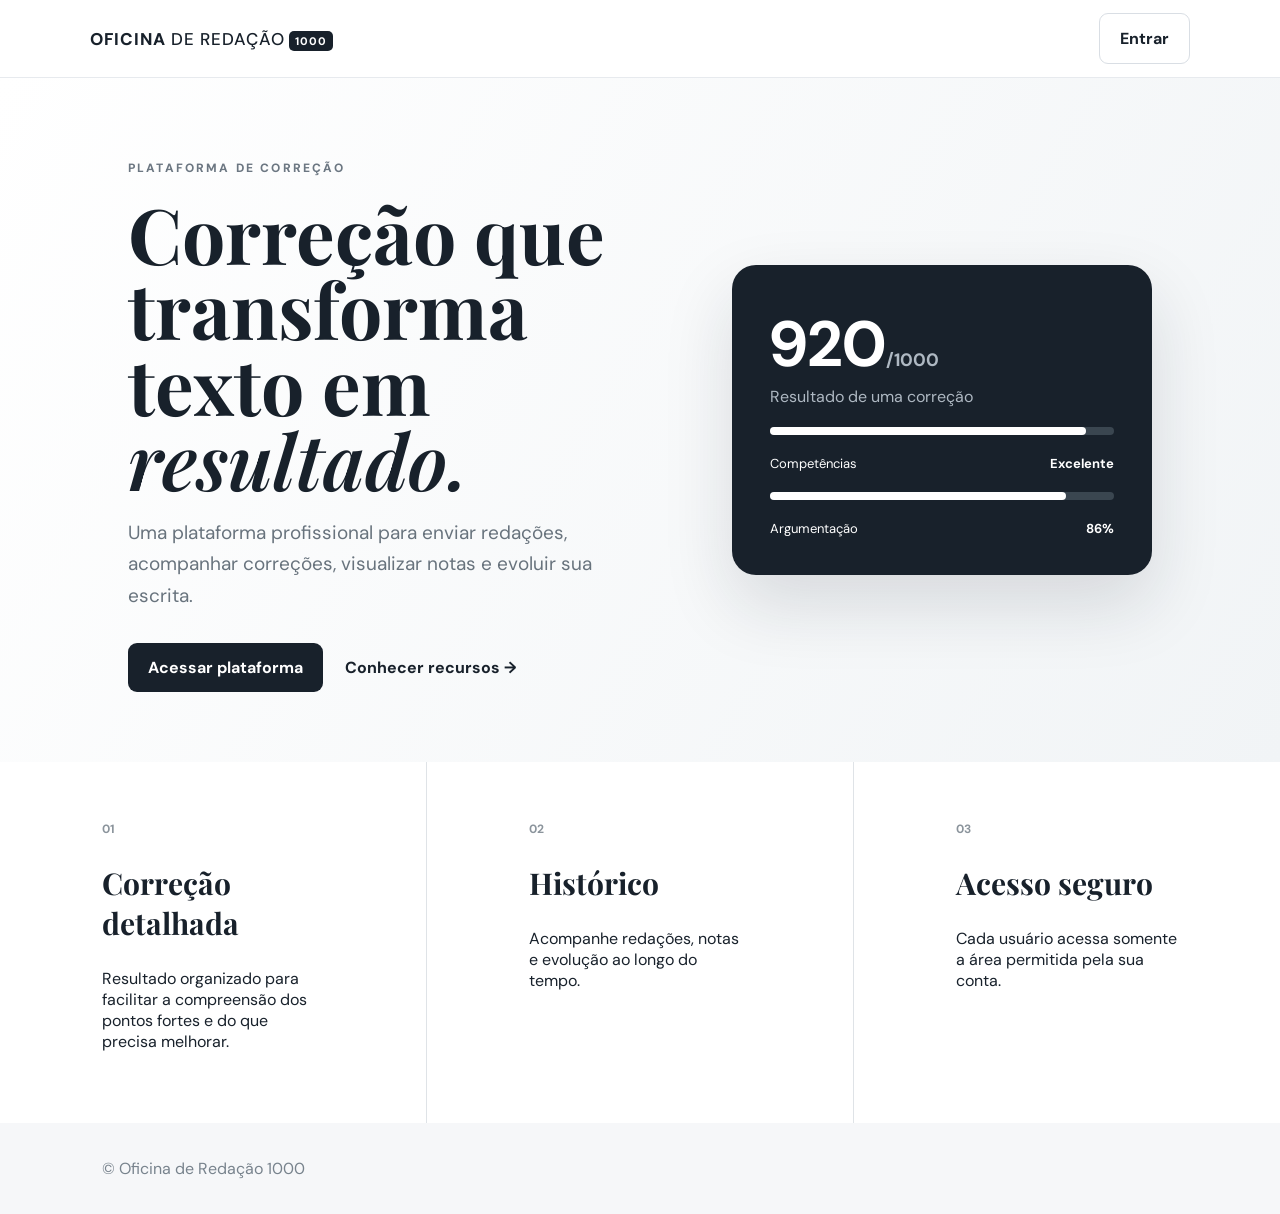
<file: index.html>
<!doctype html>
<html lang="pt-BR">
<head>
<meta charset="utf-8"><meta name="viewport" content="width=device-width,initial-scale=1">
<title>Oficina de Redação 1000</title><link rel="stylesheet" href="styles.css">
</head>
<body>
<header class="top"><div class="brand">OFICINA <span>DE REDAÇÃO</span><small>1000</small></div><a class="btn outline" href="login.html">Entrar</a></header>
<main class="hero">
<section><p class="eyebrow">PLATAFORMA DE CORREÇÃO</p><h1>Correção que transforma texto em <em>resultado.</em></h1>
<p class="lead">Uma plataforma profissional para enviar redações, acompanhar correções, visualizar notas e evoluir sua escrita.</p>
<div class="actions"><a class="btn" href="login.html">Acessar plataforma</a><a class="textlink" href="#recursos">Conhecer recursos →</a></div></section>
<div class="score-card"><div class="score">920<span>/1000</span></div><div class="muted">Resultado de uma correção</div>
<div class="bar"><i style="width:92%"></i></div><div class="mini"><span>Competências</span><strong>Excelente</strong></div>
<div class="bar"><i style="width:86%"></i></div><div class="mini"><span>Argumentação</span><strong>86%</strong></div></div>
</main>
<section id="recursos" class="features"><article><b>01</b><h2>Correção detalhada</h2><p>Resultado organizado para facilitar a compreensão dos pontos fortes e do que precisa melhorar.</p></article>
<article><b>02</b><h2>Histórico</h2><p>Acompanhe redações, notas e evolução ao longo do tempo.</p></article>
<article><b>03</b><h2>Acesso seguro</h2><p>Cada usuário acessa somente a área permitida pela sua conta.</p></article></section>
<footer>© Oficina de Redação 1000</footer>
</body></html>
</file>
<file: styles.css>
@import url('https://fonts.googleapis.com/css2?family=DM+Sans:wght@400;500;600;700&family=Playfair+Display:ital,wght@0,600;0,700;1,600&display=swap');
*{box-sizing:border-box}body{margin:0;background:#f6f7f9;color:#18212b;font-family:'DM Sans',sans-serif}a{text-decoration:none;color:inherit}.top{height:78px;display:flex;align-items:center;justify-content:space-between;padding:0 7vw;background:#fff;border-bottom:1px solid #e7eaee}.brand{font-weight:800;letter-spacing:.06em;font-size:17px}.brand span{font-weight:500}.brand small{background:#18212b;color:#fff;padding:3px 6px;border-radius:5px;margin-left:4px;font-size:11px}.btn{display:inline-block;border:0;background:#18212b;color:#fff;padding:14px 20px;border-radius:9px;font-weight:700;cursor:pointer}.btn.outline{background:#fff;color:#18212b;border:1px solid #d9dee4}.full{width:100%}.hero{min-height:590px;display:grid;grid-template-columns:1.1fr .9fr;gap:7vw;align-items:center;padding:70px 10vw;background:linear-gradient(120deg,#fff 0%,#f1f4f6 100%)}.eyebrow{font-size:12px;font-weight:800;letter-spacing:.18em;color:#6c7782}.hero h1{font-family:'Playfair Display';font-size:clamp(46px,6vw,82px);line-height:.98;margin:20px 0}.hero h1 em{font-weight:600}.lead{font-size:19px;line-height:1.65;max-width:600px;color:#68737d}.actions{display:flex;gap:22px;align-items:center;margin-top:32px}.textlink{font-weight:700}.score-card{background:#18212b;color:white;border-radius:24px;padding:38px;box-shadow:0 30px 70px #18212b22}.score{font-size:64px;font-weight:700}.score span{font-size:18px;color:#aeb8c2}.muted{color:#78838d}.score-card .muted{color:#aeb8c2}.bar{height:8px;background:#3a4650;border-radius:9px;margin:20px 0}.bar i{display:block;height:100%;background:#fff;border-radius:9px}.mini{display:flex;justify-content:space-between;font-size:13px}.features{display:grid;grid-template-columns:repeat(3,1fr);gap:1px;background:#dfe3e7}.features article{background:#fff;padding:55px 8vw;min-height:240px}.features b{font-size:12px;color:#8b949c}.features h2{font-family:'Playfair Display';font-size:30px}footer{padding:35px 8vw;color:#78838d}.auth{min-height:100vh;display:grid;place-items:center;background:#f1f3f5}.authbox{background:#fff;width:min(440px,92vw);padding:40px;border-radius:20px;box-shadow:0 20px 70px #18212b12}.authbox h1{font-family:'Playfair Display';font-size:38px}label{display:block;font-size:13px;font-weight:700;margin:16px 0}input,textarea{display:block;width:100%;margin-top:7px;border:1px solid #d9dee4;border-radius:9px;padding:13px;font:inherit;background:#fff}.small{font-size:13px}.msg{margin-top:12px;color:#53606b}.side{position:fixed;inset:0 auto 0 0;width:245px;background:#18212b;color:#fff;padding:30px 22px;display:flex;flex-direction:column}.side .brand{margin-bottom:45px}.side nav{display:grid;gap:7px}.side nav a{padding:12px;border-radius:8px;color:#b9c2ca}.side nav a.active,.side nav a:hover{background:#2a3641;color:#fff}.logout{margin-top:auto;background:none;color:#fff;border:1px solid #42505b;padding:11px;border-radius:8px}.dash{margin-left:245px;padding:55px 6vw;max-width:1400px}.dash header{display:flex;justify-content:space-between;align-items:center;margin-bottom:30px}.dash h1{font-family:'Playfair Display';font-size:46px;margin:5px 0}.pill{padding:8px 12px;border-radius:20px;background:#e9edf0}.cards{display:grid;grid-template-columns:repeat(3,1fr);gap:16px;margin-bottom:25px}.cards>div,.panel{background:#fff;border:1px solid #e6e9ec;border-radius:15px;padding:25px}.cards span{display:block;color:#77828c;font-size:13px}.cards strong{font-size:32px;display:block;margin-top:10px}.panel{margin:18px 0}.panel h2{font-family:'Playfair Display';font-size:28px}.historyitem,.row{display:flex;justify-content:space-between;gap:20px;padding:15px 0;border-bottom:1px solid #edf0f2}.historyitem span{display:block;color:#87919a;font-size:12px;margin-top:5px}.mobilebrand{display:none}@media(max-width:800px){.hero{grid-template-columns:1fr;padding:55px 7vw}.features{grid-template-columns:1fr}.side{position:static;width:auto;height:auto}.side nav{display:none}.logout{margin-top:20px}.dash{margin:0;padding:30px 6vw}.mobilebrand{display:block;margin-bottom:30px}.cards{grid-template-columns:1fr}.top{padding:0 5vw}.hero h1{font-size:50px}.actions{flex-direction:column;align-items:flex-start}}
</file>
